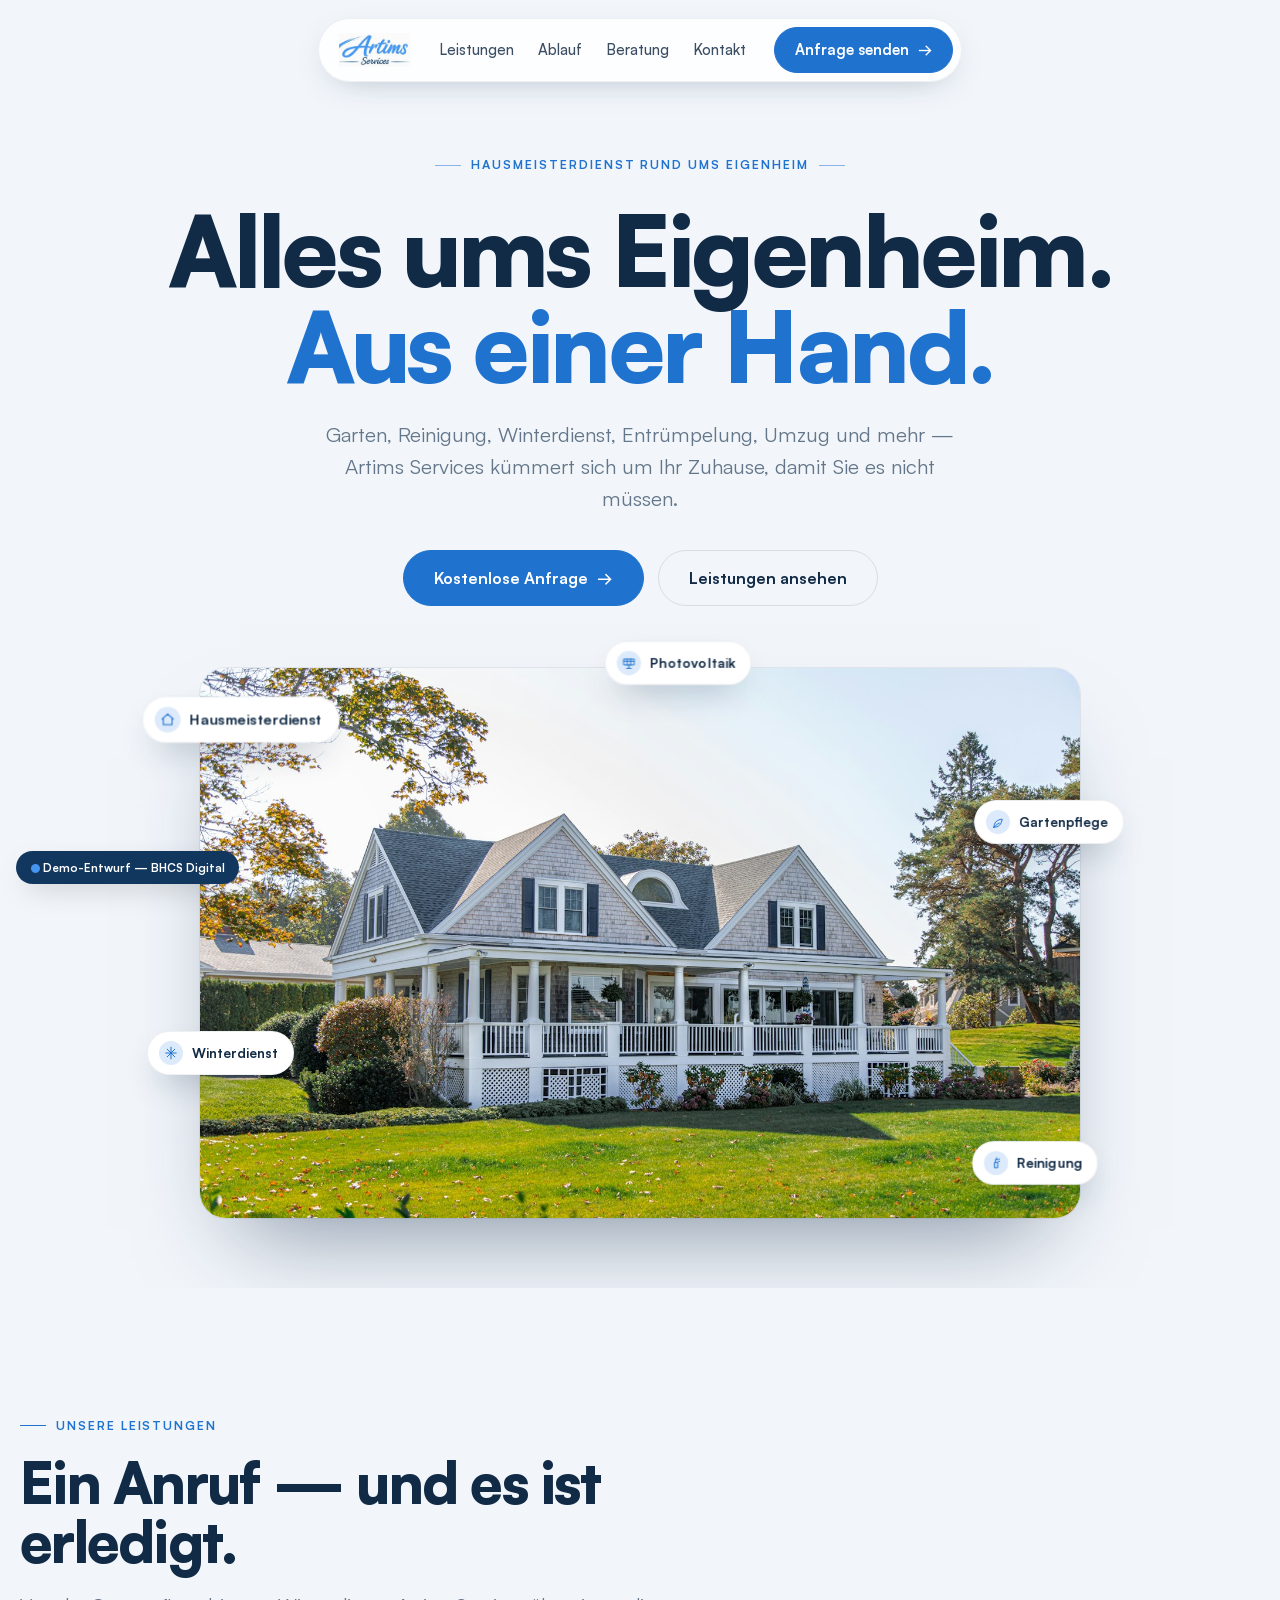
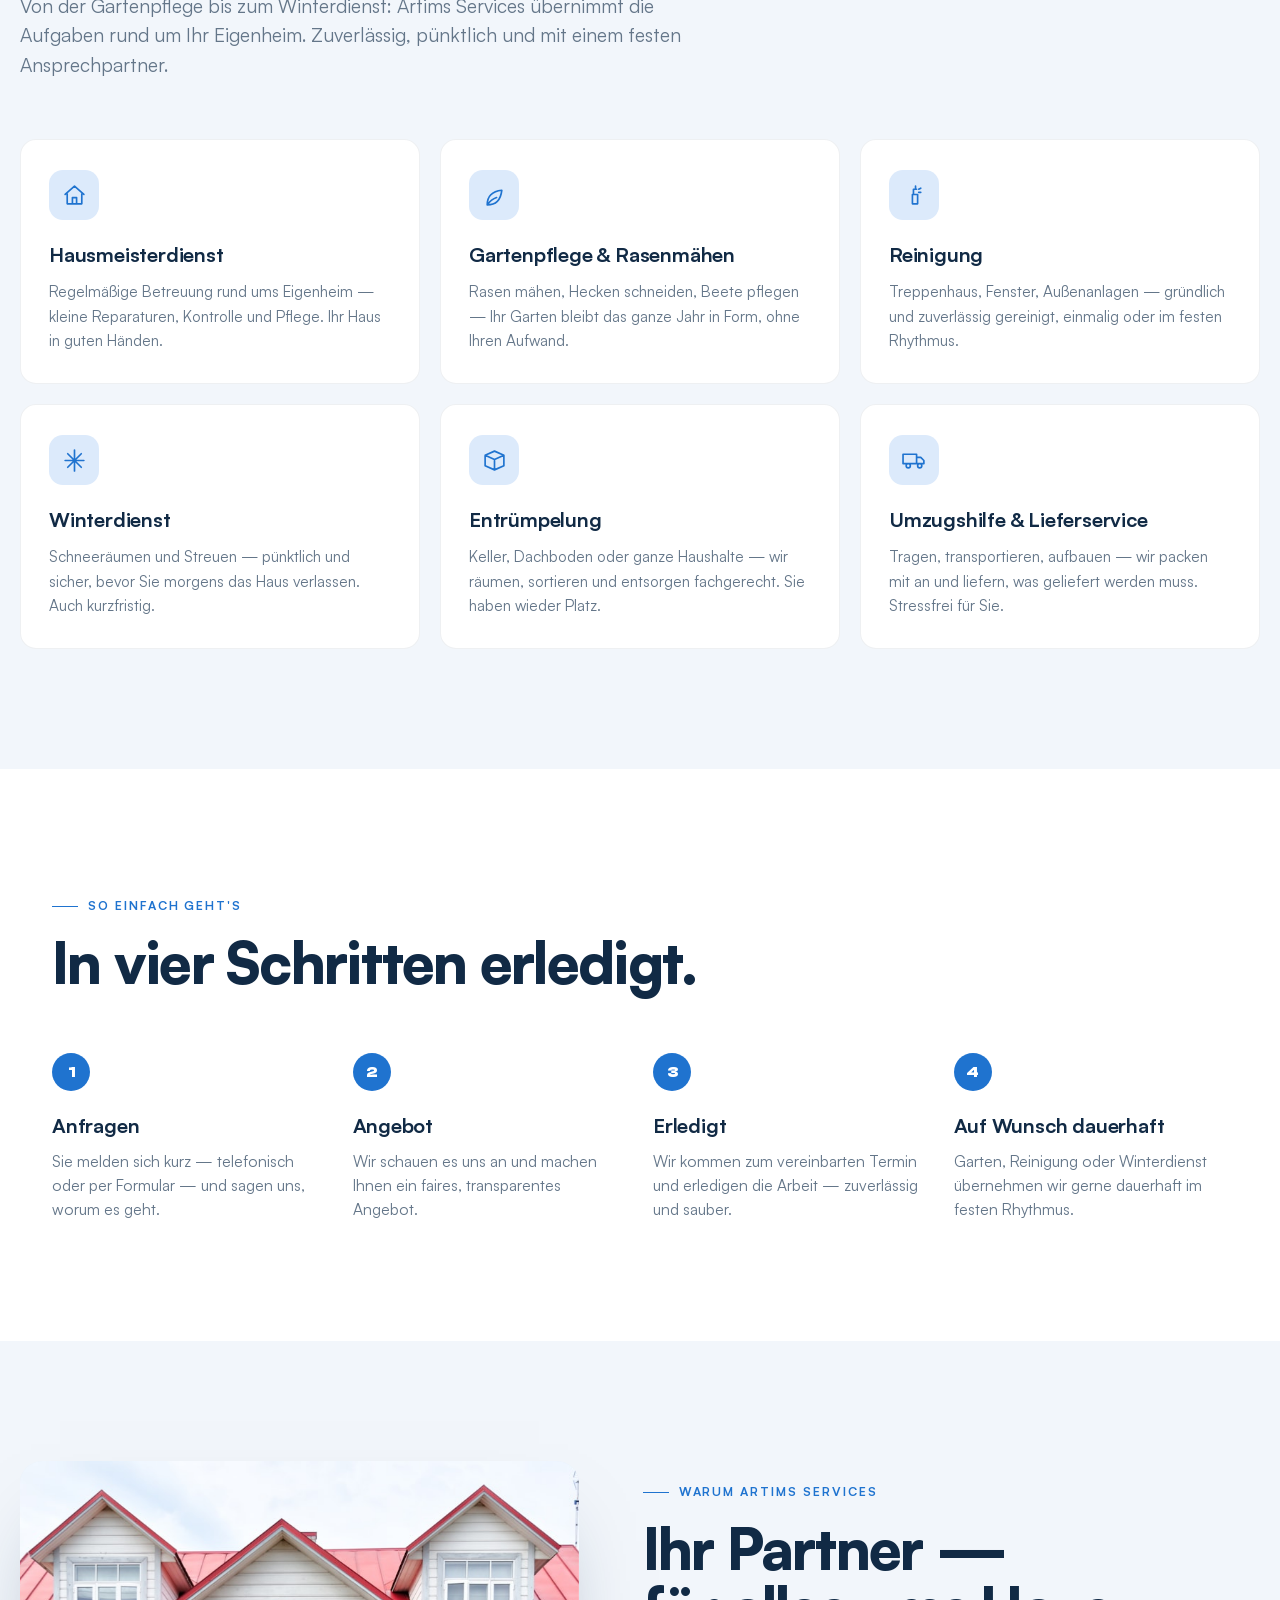
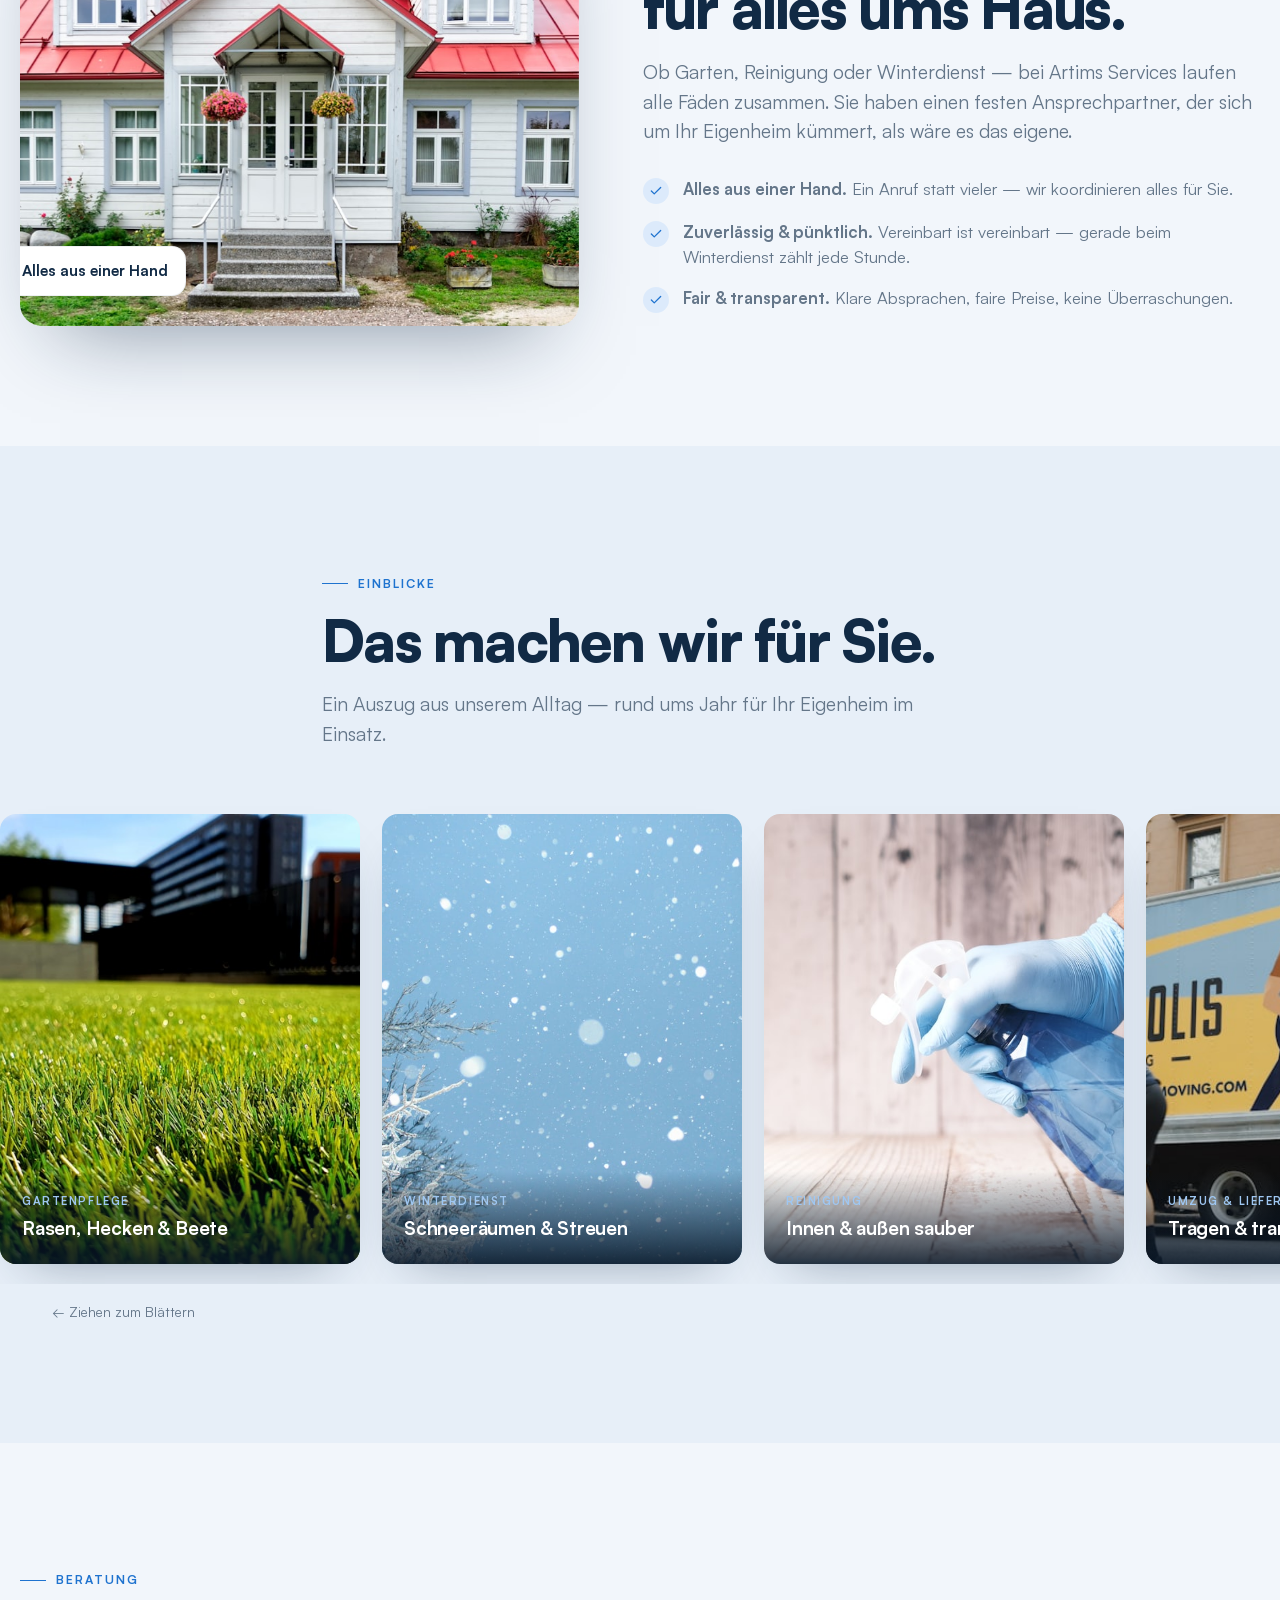
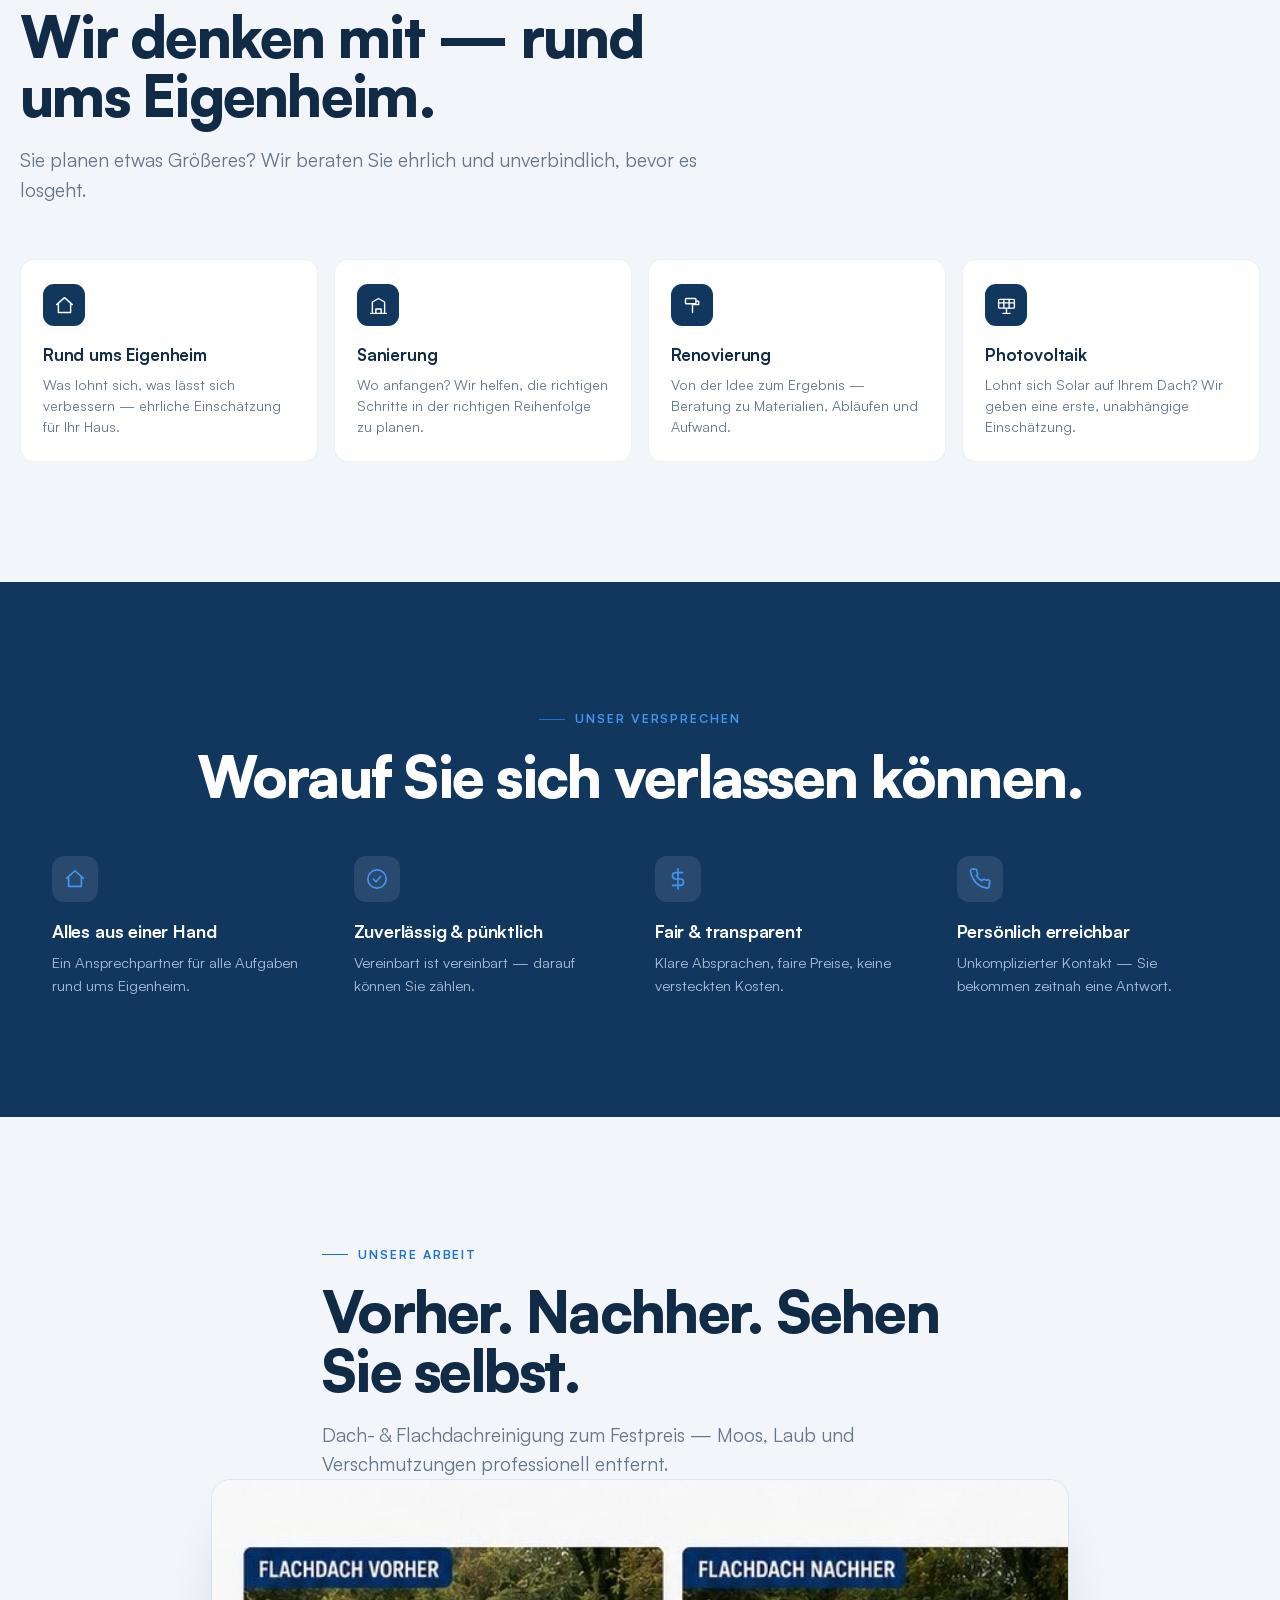
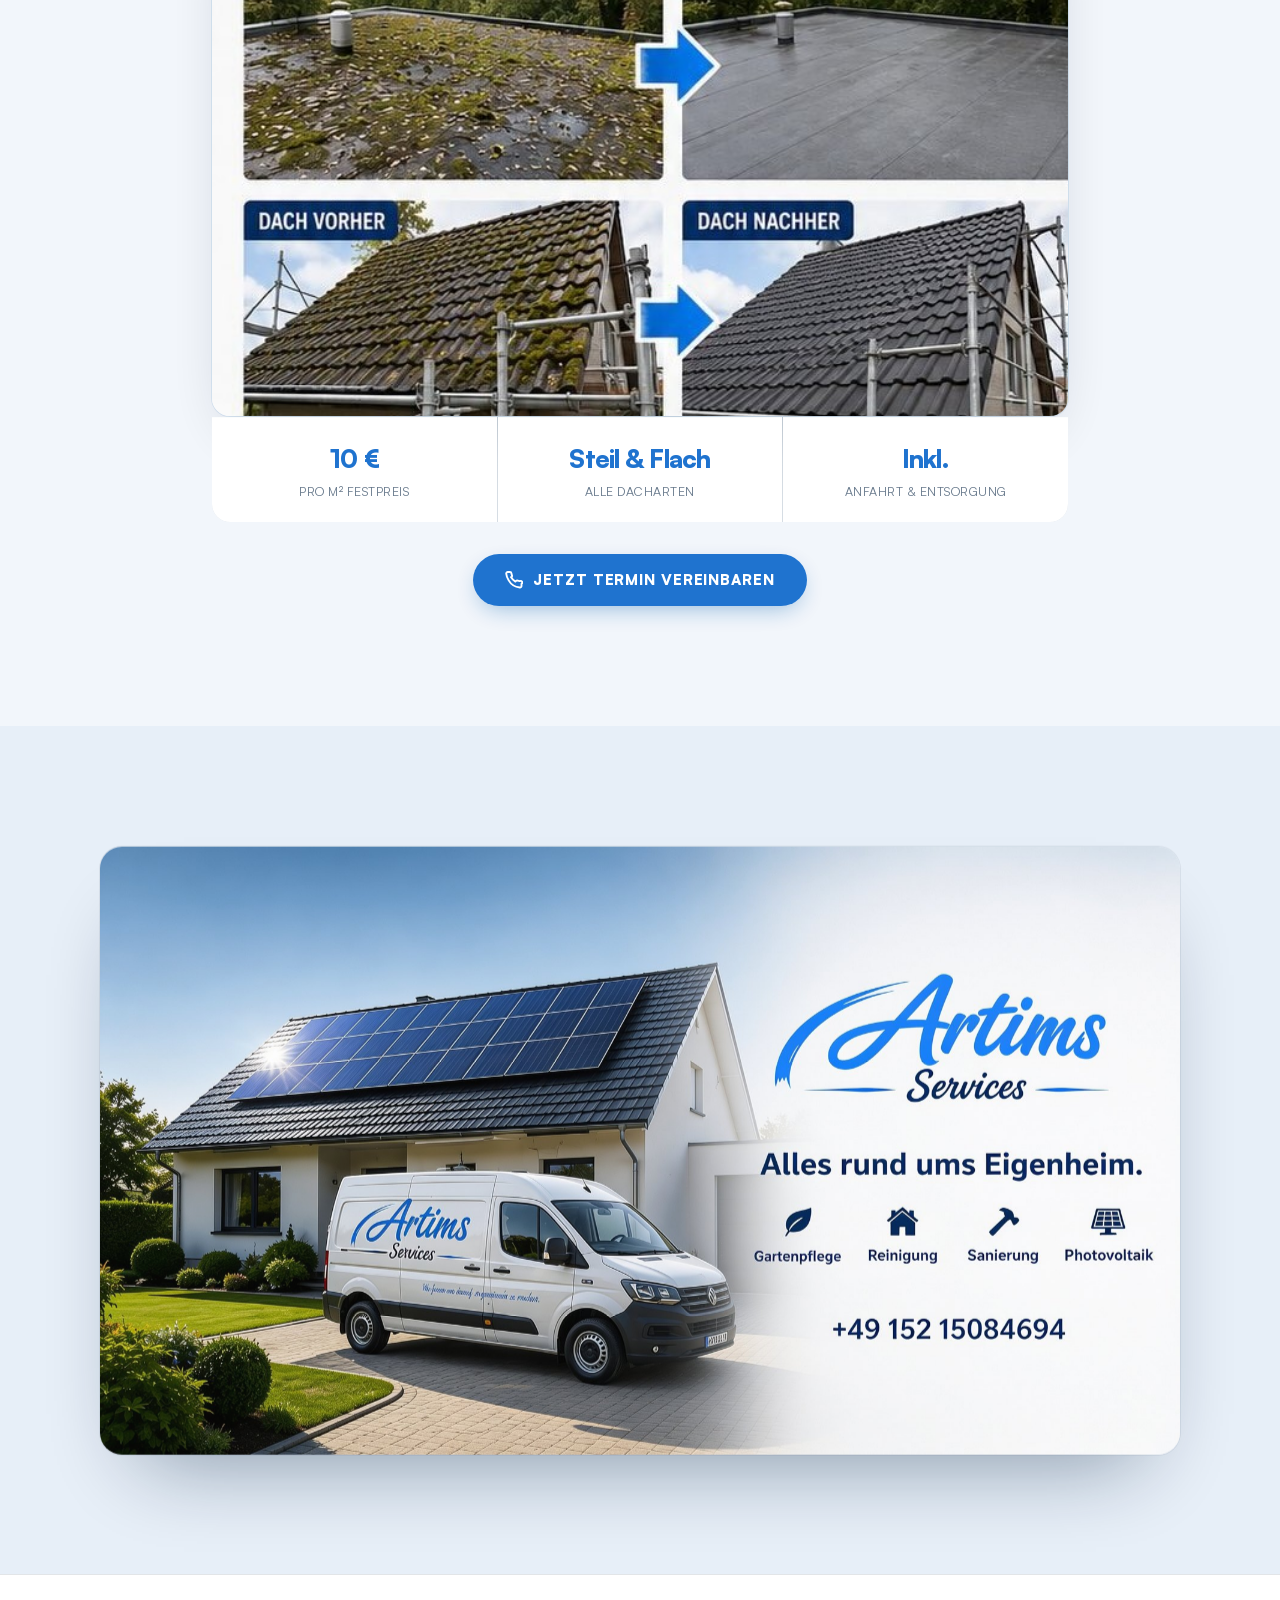
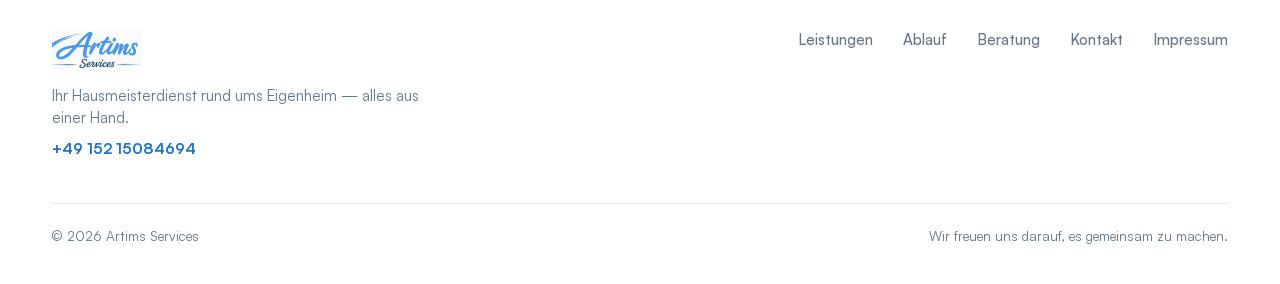
<file: index.html>
<!DOCTYPE html>
<html lang="de">
<head>
<meta charset="UTF-8">
<meta name="viewport" content="width=device-width, initial-scale=1.0">
<title>Artims Services — Hausmeisterdienst rund ums Eigenheim</title>
<meta name="description" content="Artims Services — Ihr Hausmeisterdienst rund ums Eigenheim: Gartenpflege, Reinigung, Winterdienst, Entrümpelung, Umzugshilfe und Beratung. Alles aus einer Hand.">
<meta name="theme-color" content="#F2F6FB">
<link rel="stylesheet" href="fonts/fonts.css">
<script src="js/gsap.min.js"></script>
<script src="js/ScrollTrigger.min.js"></script>
<style>
:root{
  --paper:#F2F6FB; --paper2:#FFFFFF; --cool:#E7EFF8;
  --ink:#112A45; --muted:#647689;
  --line:rgba(17,42,69,.12); --line2:rgba(17,42,69,.07);
  --accent:#1F73CF; --accent-bright:#4696EF; --accent-deep:#11375F; --accent-soft:#DCEAFB;
  --font:'Satoshi',-apple-system,sans-serif; --disp:'Clash Display','Satoshi',sans-serif;
  --r:16px;
}
*,*::before,*::after{box-sizing:border-box;margin:0;padding:0}
html{scroll-behavior:smooth;overflow-x:hidden;-webkit-text-size-adjust:100%}
body{font-family:var(--font);background:var(--paper);color:var(--ink);line-height:1.5;-webkit-font-smoothing:antialiased;overflow-x:hidden}
a{color:inherit;text-decoration:none}
img{display:block;max-width:100%}
::selection{background:var(--accent);color:#fff}
.wrap{max-width:1240px;margin:0 auto;padding:0 32px}
@media(max-width:720px){.wrap{padding:0 20px}}

/* Nav */
nav{position:fixed;top:18px;left:0;right:0;z-index:100;display:flex;justify-content:center}
.nav-pill{display:flex;align-items:center;gap:28px;background:rgba(255,255,255,.86);backdrop-filter:blur(16px);-webkit-backdrop-filter:blur(16px);border:1px solid var(--line2);border-radius:999px;padding:8px 8px 8px 20px;box-shadow:0 10px 34px -16px rgba(17,42,69,.35)}
.nav-logo-img{height:34px;width:auto;mix-blend-mode:multiply}
.nav-links{display:flex;gap:24px}
.nav-links a{font-size:.92rem;font-weight:500;color:#3a4d63;transition:color .2s}
.nav-links a:hover{color:var(--accent)}
@media(max-width:860px){.nav-links{display:none}}
.btn{display:inline-flex;align-items:center;gap:9px;font-weight:700;font-size:.92rem;background:var(--accent);color:#fff;padding:11px 20px;border-radius:999px;border:1px solid var(--accent);cursor:pointer;transition:transform .4s cubic-bezier(.22,1,.36,1),background .25s}
.btn:hover{transform:translateY(-2px);background:#185fae}
.btn .ar{transition:transform .35s cubic-bezier(.22,1,.36,1)}
.btn:hover .ar{transform:translateX(4px)}
.btn-ghost{background:transparent;color:var(--ink);border:1px solid var(--line)}
.btn-ghost:hover{background:var(--ink);color:#fff;border-color:var(--ink)}
.btn-lg{font-size:1rem;padding:15px 30px}

/* Hero */
.hero{position:relative;padding:148px 0 70px;text-align:center;overflow:hidden}
@media(max-width:720px){.hero{padding:116px 0 48px}}
.eyebrow{display:inline-flex;align-items:center;gap:10px;font-size:.76rem;font-weight:700;letter-spacing:.16em;text-transform:uppercase;color:var(--accent);margin-bottom:26px}
.eyebrow::before,.eyebrow::after{content:'';width:26px;height:1px;background:var(--accent);opacity:.5}
.hero h1{font-weight:900;font-size:clamp(2.8rem,8vw,6.2rem);line-height:.97;letter-spacing:-.035em;max-width:15ch;margin:0 auto}
.hero h1 .ac{color:var(--accent)}
.hero .sub{font-size:clamp(1.05rem,1.7vw,1.28rem);color:var(--muted);max-width:50ch;margin:26px auto 36px;line-height:1.55}
.hero-actions{display:flex;gap:14px;justify-content:center;flex-wrap:wrap}

.stage{position:relative;max-width:880px;margin:62px auto 0;aspect-ratio:16/10;perspective:1400px}
.stage-3d{position:absolute;inset:0;transform-style:preserve-3d;will-change:transform}
.stage-shot{position:absolute;inset:0;border-radius:26px;overflow:hidden;box-shadow:0 50px 90px -40px rgba(17,42,69,.5),0 0 0 1px var(--line2);will-change:transform;transform:translateZ(0);animation:floatZ 7s ease-in-out infinite}
@keyframes floatZ{0%,100%{transform:translateZ(0)}50%{transform:translateZ(34px)}}
.stage-shot img{width:100%;height:100%;object-fit:cover}
.pill-float{position:absolute;display:inline-flex;align-items:center;gap:9px;background:var(--paper2);border:1px solid var(--line2);border-radius:999px;padding:9px 15px 9px 11px;font-size:.84rem;font-weight:600;box-shadow:0 16px 34px -14px rgba(17,42,69,.42);white-space:nowrap;z-index:3}
.pill-float .ic{width:24px;height:24px;border-radius:50%;background:var(--accent-soft);display:flex;align-items:center;justify-content:center;flex-shrink:0}
.pill-float .ic svg{width:14px;height:14px;stroke:var(--accent);fill:none;stroke-width:1.7;stroke-linecap:round;stroke-linejoin:round}
.pf-1{top:8%;left:-3%;animation:fl 6s ease-in-out infinite}
.pf-2{top:24%;right:-5%;animation:fl 7s ease-in-out infinite .5s}
.pf-3{bottom:26%;left:-6%;animation:fl 6.5s ease-in-out infinite .9s}
.pf-4{bottom:6%;right:-2%;animation:fl 7.5s ease-in-out infinite .3s}
.pf-5{top:-5%;left:46%;animation:fl 6.8s ease-in-out infinite 1.1s}
@keyframes fl{0%,100%{transform:translateZ(var(--z,0)) translateY(0)}50%{transform:translateZ(var(--z,0)) translateY(-12px)}}
@media(max-width:760px){
  .stage{aspect-ratio:4/5;max-width:420px}
  .pill-float{font-size:.74rem;padding:7px 12px 7px 8px}
  .pf-1{left:-2%}.pf-2{right:-2%}.pf-3{left:-2%;bottom:30%}.pf-4{right:-2%}.pf-5{display:none}
}

/* Marquee */
.marquee-sec{margin-top:70px;padding:22px 0;border-block:1px solid var(--line);overflow:hidden;background:var(--cool)}
.marquee{display:flex;gap:44px;white-space:nowrap;width:max-content}
.mq-i{font-family:var(--disp);font-weight:600;font-size:1.4rem;color:#8fa6bf;display:inline-flex;align-items:center;gap:44px;letter-spacing:-.01em}
.mq-i::after{content:'';width:7px;height:7px;border-radius:50%;background:var(--accent)}

/* Section base */
.sec{padding:120px 0}
@media(max-width:720px){.sec{padding:84px 0}}
.sec-head{max-width:700px}
.sec-ey{font-size:.76rem;font-weight:700;letter-spacing:.16em;text-transform:uppercase;color:var(--accent);display:inline-flex;align-items:center;gap:10px;margin-bottom:18px}
.sec-ey::before{content:'';width:26px;height:1px;background:var(--accent)}
.h2{font-weight:900;font-size:clamp(2rem,5vw,3.6rem);line-height:1.03;letter-spacing:-.03em}
.lead{font-size:clamp(1.02rem,1.5vw,1.22rem);color:var(--muted);max-width:54ch;line-height:1.55;margin-top:20px}

/* Leistungen */
.serv{display:grid;grid-template-columns:repeat(3,1fr);gap:20px;margin-top:58px}
@media(max-width:900px){.serv{grid-template-columns:1fr 1fr}}
@media(max-width:560px){.serv{grid-template-columns:1fr}}
.scard{background:var(--paper2);border:1px solid var(--line2);border-radius:var(--r);padding:30px 28px;transition:transform .5s cubic-bezier(.22,1,.36,1),box-shadow .4s;will-change:transform}
.scard:hover{transform:translateY(-6px);box-shadow:0 30px 60px -28px rgba(17,42,69,.32)}
.scard .si{width:50px;height:50px;border-radius:14px;background:var(--accent-soft);display:flex;align-items:center;justify-content:center;margin-bottom:20px}
.scard .si svg{width:25px;height:25px;stroke:var(--accent);fill:none;stroke-width:1.6;stroke-linecap:round;stroke-linejoin:round}
.scard h3{font-weight:700;font-size:1.26rem;letter-spacing:-.01em;margin-bottom:9px}
.scard p{color:var(--muted);font-size:.96rem;line-height:1.6}

/* Ablauf */
#ablauf{background:var(--paper2)}
.proc{display:grid;grid-template-columns:repeat(4,1fr);gap:26px;margin-top:60px}
@media(max-width:880px){.proc{grid-template-columns:1fr 1fr;gap:40px 26px}}
@media(max-width:480px){.proc{grid-template-columns:1fr}}
.step .n{font-family:var(--disp);font-weight:700;font-size:1rem;color:#fff;background:var(--accent);width:38px;height:38px;border-radius:50%;display:flex;align-items:center;justify-content:center;margin-bottom:20px}
.step h3{font-weight:700;font-size:1.26rem;letter-spacing:-.01em;margin-bottom:8px}
.step p{color:var(--muted);font-size:.97rem;line-height:1.55}

/* Feature (van) */
.feat{display:grid;grid-template-columns:.95fr 1.05fr;gap:64px;align-items:center}
@media(max-width:860px){.feat{grid-template-columns:1fr;gap:36px}}
.feat-media{position:relative;border-radius:22px;overflow:hidden;aspect-ratio:6/5;box-shadow:0 40px 80px -40px rgba(17,42,69,.5);background:#eaf1f8}
.feat-media img{width:100%;height:100%;object-fit:cover;will-change:transform}
.feat-mini{position:absolute;background:var(--paper2);border:1px solid var(--line2);border-radius:14px;padding:13px 17px;box-shadow:0 18px 40px -18px rgba(17,42,69,.45);left:-16px;bottom:30px;text-align:left}
.feat-mini .k{font-family:var(--disp);font-weight:700;font-size:1.6rem;color:var(--accent);line-height:1}
.feat-mini .l{font-size:.78rem;color:var(--muted);margin-top:3px}
.feat-list{list-style:none;margin-top:30px;display:flex;flex-direction:column;gap:16px}
.feat-list li{display:flex;gap:14px;align-items:flex-start;font-size:1.04rem}
.feat-list .ck{flex-shrink:0;width:26px;height:26px;border-radius:50%;background:var(--accent-soft);display:flex;align-items:center;justify-content:center;margin-top:1px}
.feat-list .ck svg{width:14px;height:14px;stroke:var(--accent);fill:none;stroke-width:2.2;stroke-linecap:round;stroke-linejoin:round}
.feat-list b{font-weight:700}.feat-list span{color:var(--muted);font-weight:400}

/* Projekte reel */
#einblicke{background:var(--cool)}
.reel-outer{margin-top:56px;margin-inline:calc(50% - 50vw);overflow:hidden}
.reel{display:flex;gap:22px;padding:8px 32px 20px;overflow-x:auto;scroll-snap-type:x mandatory;scrollbar-width:none;cursor:grab}
.reel::-webkit-scrollbar{display:none}
.reel:active{cursor:grabbing}
.pcard{position:relative;flex:0 0 360px;scroll-snap-align:start;border-radius:var(--r);overflow:hidden;aspect-ratio:4/5;box-shadow:0 24px 50px -28px rgba(17,42,69,.4)}
@media(max-width:560px){.pcard{flex:0 0 78vw}}
.pcard img{width:100%;height:100%;object-fit:cover;transition:transform .8s cubic-bezier(.22,1,.36,1)}
.pcard:hover img{transform:scale(1.05)}
.pcard .meta{position:absolute;left:0;right:0;bottom:0;padding:22px;background:linear-gradient(to top,rgba(8,22,38,.88),transparent);color:#fff}
.pcard .meta .t{font-size:.7rem;font-weight:700;letter-spacing:.14em;text-transform:uppercase;color:#9fc7f2;margin-bottom:4px}
.pcard .meta h3{font-weight:700;font-size:1.18rem;letter-spacing:-.01em}
.reel-hint{margin-top:18px;font-size:.86rem;color:var(--muted)}

/* Beratung */
.berat{display:grid;grid-template-columns:repeat(4,1fr);gap:16px;margin-top:54px}
@media(max-width:820px){.berat{grid-template-columns:1fr 1fr}}
@media(max-width:460px){.berat{grid-template-columns:1fr}}
.bcard{background:var(--paper2);border:1px solid var(--line2);border-radius:14px;padding:24px 22px;transition:border-color .3s,transform .4s}
.bcard:hover{border-color:var(--accent);transform:translateY(-4px)}
.bcard .bi{width:42px;height:42px;border-radius:11px;background:var(--accent-deep);display:flex;align-items:center;justify-content:center;margin-bottom:16px}
.bcard .bi svg{width:21px;height:21px;stroke:#fff;fill:none;stroke-width:1.6;stroke-linecap:round;stroke-linejoin:round}
.bcard h3{font-weight:700;font-size:1.06rem;letter-spacing:-.01em}
.bcard p{color:var(--muted);font-size:.88rem;margin-top:6px;line-height:1.5}

/* Zahlen */
#zahlen{background:var(--accent-deep);color:#eaf1f8}
.stats{display:grid;grid-template-columns:repeat(4,1fr);gap:24px;text-align:center}
@media(max-width:680px){.stats{grid-template-columns:1fr 1fr;gap:44px 24px}}
.stat .k{font-family:var(--disp);font-weight:700;font-size:clamp(2.5rem,5vw,3.9rem);color:#fff;line-height:1;letter-spacing:-.02em}
.stat .k .u{color:var(--accent-bright)}
.stat .l{margin-top:10px;font-size:.95rem;color:#a9c0d8}
.promise{display:grid;grid-template-columns:repeat(4,1fr);gap:30px;margin-top:50px;text-align:left}
@media(max-width:780px){.promise{grid-template-columns:1fr 1fr;gap:36px 26px}}
@media(max-width:460px){.promise{grid-template-columns:1fr}}
.pr .pi{width:46px;height:46px;border-radius:12px;background:rgba(255,255,255,.1);display:flex;align-items:center;justify-content:center;margin-bottom:16px}
.pr .pi svg{width:22px;height:22px;stroke:var(--accent-bright);fill:none;stroke-width:1.8;stroke-linecap:round;stroke-linejoin:round}
.pr h3{color:#fff;font-weight:700;font-size:1.12rem;letter-spacing:-.01em;margin-bottom:7px}
.pr p{color:#a9c0d8;font-size:.92rem;line-height:1.55}

/* CTA Banner */
.cta-banner{background:var(--cool);text-align:center}
.banner-call{display:none}
@media(max-width:640px){.banner-call{display:inline-flex;align-items:center;gap:9px;margin-top:24px;font-size:1.55rem;font-weight:800;color:var(--accent);letter-spacing:-.01em}.banner-call svg{width:22px;height:22px}}
.banner-frame{display:block;max-width:1080px;margin:0 auto;border-radius:22px;overflow:hidden;box-shadow:0 44px 84px -42px rgba(17,42,69,.5),0 0 0 1px var(--line2);transition:transform .5s cubic-bezier(.22,1,.36,1)}
.banner-frame:hover{transform:translateY(-6px)}
.banner-frame img{width:100%;height:auto;display:block}
.banner-actions{display:flex;gap:14px;justify-content:center;flex-wrap:wrap;margin-top:34px}

/* Footer */
footer{background:var(--paper2);border-top:1px solid var(--line);padding:54px 0 38px}
.f-top{display:flex;justify-content:space-between;gap:32px;flex-wrap:wrap;align-items:flex-start}
.f-logo{height:42px;mix-blend-mode:multiply}
.f-tag{color:var(--muted);font-size:.95rem;max-width:34ch;margin-top:14px}
.f-links{display:flex;gap:30px;flex-wrap:wrap}
.f-links a{color:var(--muted);font-size:.92rem;font-weight:500;transition:color .2s}
.f-links a:hover{color:var(--accent)}
.f-bot{margin-top:42px;padding-top:22px;border-top:1px solid var(--line);display:flex;justify-content:space-between;gap:14px;flex-wrap:wrap;font-size:.84rem;color:var(--muted)}

.rv{opacity:0;transform:translateY(34px)}
.dflag{position:fixed;bottom:16px;left:16px;z-index:300;background:var(--accent-deep);color:#fff;font-size:.72rem;font-weight:700;padding:8px 14px;border-radius:999px;box-shadow:0 10px 30px -12px rgba(0,0,0,.4)}
.dflag b{color:var(--accent-bright)}
.prog{position:fixed;top:0;left:0;height:3px;width:0;background:var(--accent);z-index:200}
@media(prefers-reduced-motion:reduce){.pill-float,.stage-shot,.marquee{animation:none!important}}
</style>
</head>
<body>

<nav id="nav"><div class="nav-pill">
  <img src="img/logo.png" alt="Artims Services" class="nav-logo-img">
  <div class="nav-links">
    <a href="#leistungen">Leistungen</a>
    <a href="#ablauf">Ablauf</a>
    <a href="#beratung">Beratung</a>
    <a href="#kontakt">Kontakt</a>
  </div>
  <a href="#kontakt" class="btn">Anfrage senden <span class="ar">→</span></a>
</div></nav>

<!-- HERO -->
<header class="hero">
  <div class="wrap">
    <span class="eyebrow rv">Hausmeisterdienst rund ums Eigenheim</span>
    <h1 class="rv">Alles ums Eigenheim.<br><span class="ac">Aus einer Hand.</span></h1>
    <p class="sub rv">Garten, Reinigung, Winterdienst, Entrümpelung, Umzug und mehr — Artims Services kümmert sich um Ihr Zuhause, damit Sie es nicht müssen.</p>
    <div class="hero-actions rv">
      <a href="#kontakt" class="btn btn-lg">Kostenlose Anfrage <span class="ar">→</span></a>
      <a href="#leistungen" class="btn btn-ghost btn-lg">Leistungen ansehen</a>
    </div>

    <div class="stage" id="stage">
      <div class="stage-3d" id="stage3d">
        <div class="stage-shot" id="stageShot"><img src="img/hero.jpg" alt="Gepflegtes Eigenheim mit Garten" fetchpriority="high"></div>
        <span class="pill-float pf-1" style="--z:90px"><span class="ic"><svg viewBox="0 0 24 24"><path d="M3 11l9-8 9 8M5 10v10h14V10"/></svg></span>Hausmeisterdienst</span>
        <span class="pill-float pf-2" style="--z:55px"><span class="ic"><svg viewBox="0 0 24 24"><path d="M5 21c0-8 5-13 14-14-1 9-6 14-14 14zM5 21c3-4 6-6 9-7"/></svg></span>Gartenpflege</span>
        <span class="pill-float pf-3" style="--z:120px"><span class="ic"><svg viewBox="0 0 24 24"><path d="M12 2v20M3 12h18M5.5 5.5l13 13M18.5 5.5l-13 13"/></svg></span>Winterdienst</span>
        <span class="pill-float pf-4" style="--z:70px"><span class="ic"><svg viewBox="0 0 24 24"><path d="M10 11h5v9h-5zM11 11V6h3M13 6V3M16 6l2-1M16 9h2"/></svg></span>Reinigung</span>
        <span class="pill-float pf-5" style="--z:135px"><span class="ic"><svg viewBox="0 0 24 24"><rect x="3" y="5" width="18" height="10" rx="1"/><path d="M3 9h18M9 5v10M15 5v10M12 15v6M8 21h8"/></svg></span>Photovoltaik</span>
      </div>
    </div>
  </div>
</header>

<!-- LEISTUNGEN -->
<section class="sec wrap" id="leistungen">
  <div class="sec-head">
    <span class="sec-ey rv">Unsere Leistungen</span>
    <h2 class="h2 rv">Ein Anruf — und es ist erledigt.</h2>
    <p class="lead rv">Von der Gartenpflege bis zum Winterdienst: Artims Services übernimmt die Aufgaben rund um Ihr Eigenheim. Zuverlässig, pünktlich und mit einem festen Ansprechpartner.</p>
  </div>
  <div class="serv">
    <div class="scard rv"><div class="si"><svg viewBox="0 0 24 24"><path d="M3 11l9-8 9 8M5 10v10h14V10M10 20v-6h4v6"/></svg></div><h3>Hausmeisterdienst</h3><p>Regelmäßige Betreuung rund ums Eigenheim — kleine Reparaturen, Kontrolle und Pflege. Ihr Haus in guten Händen.</p></div>
    <div class="scard rv"><div class="si"><svg viewBox="0 0 24 24"><path d="M5 21c0-8 5-13 14-14-1 9-6 14-14 14zM5 21c3-4 6-6 9-7"/></svg></div><h3>Gartenpflege & Rasenmähen</h3><p>Rasen mähen, Hecken schneiden, Beete pflegen — Ihr Garten bleibt das ganze Jahr in Form, ohne Ihren Aufwand.</p></div>
    <div class="scard rv"><div class="si"><svg viewBox="0 0 24 24"><path d="M10 11h5v9h-5zM11 11V6h3M13 6V3M16 6l2-1M16 9h2"/></svg></div><h3>Reinigung</h3><p>Treppenhaus, Fenster, Außenanlagen — gründlich und zuverlässig gereinigt, einmalig oder im festen Rhythmus.</p></div>
    <div class="scard rv"><div class="si"><svg viewBox="0 0 24 24"><path d="M12 2v20M3 12h18M5.5 5.5l13 13M18.5 5.5l-13 13"/></svg></div><h3>Winterdienst</h3><p>Schneeräumen und Streuen — pünktlich und sicher, bevor Sie morgens das Haus verlassen. Auch kurzfristig.</p></div>
    <div class="scard rv"><div class="si"><svg viewBox="0 0 24 24"><path d="M3 7l9-4 9 4v10l-9 4-9-4zM3 7l9 4 9-4M12 11v10"/></svg></div><h3>Entrümpelung</h3><p>Keller, Dachboden oder ganze Haushalte — wir räumen, sortieren und entsorgen fachgerecht. Sie haben wieder Platz.</p></div>
    <div class="scard rv"><div class="si"><svg viewBox="0 0 24 24"><path d="M1 6h13v9H1zM14 9h4l3 3v3h-7M6 19a2 2 0 100-4 2 2 0 000 4zM17 19a2 2 0 100-4 2 2 0 000 4z"/></svg></div><h3>Umzugshilfe & Lieferservice</h3><p>Tragen, transportieren, aufbauen — wir packen mit an und liefern, was geliefert werden muss. Stressfrei für Sie.</p></div>
  </div>
</section>

<!-- ABLAUF -->
<section class="sec" id="ablauf">
  <div class="wrap">
    <div class="sec-head">
      <span class="sec-ey rv">So einfach geht's</span>
      <h2 class="h2 rv">In vier Schritten erledigt.</h2>
    </div>
    <div class="proc">
      <div class="step rv"><div class="n">1</div><h3>Anfragen</h3><p>Sie melden sich kurz — telefonisch oder per Formular — und sagen uns, worum es geht.</p></div>
      <div class="step rv"><div class="n">2</div><h3>Angebot</h3><p>Wir schauen es uns an und machen Ihnen ein faires, transparentes Angebot.</p></div>
      <div class="step rv"><div class="n">3</div><h3>Erledigt</h3><p>Wir kommen zum vereinbarten Termin und erledigen die Arbeit — zuverlässig und sauber.</p></div>
      <div class="step rv"><div class="n">4</div><h3>Auf Wunsch dauerhaft</h3><p>Garten, Reinigung oder Winterdienst übernehmen wir gerne dauerhaft im festen Rhythmus.</p></div>
    </div>
  </div>
</section>

<!-- FEATURE -->
<section class="sec wrap">
  <div class="feat">
    <div class="feat-media rv">
      <img src="img/feature.jpg" alt="Gepflegtes Eigenheim" id="featShot">
      <div class="feat-mini rv"><div class="l" style="font-weight:700;color:var(--ink);font-size:.95rem;margin:0">Alles aus einer Hand</div></div>
    </div>
    <div>
      <span class="sec-ey rv">Warum Artims Services</span>
      <h2 class="h2 rv">Ihr Partner —<br>für alles ums Haus.</h2>
      <p class="lead rv">Ob Garten, Reinigung oder Winterdienst — bei Artims Services laufen alle Fäden zusammen. Sie haben einen festen Ansprechpartner, der sich um Ihr Eigenheim kümmert, als wäre es das eigene.</p>
      <ul class="feat-list">
        <li class="rv"><span class="ck"><svg viewBox="0 0 24 24"><path d="M4 12l5 5L20 6"/></svg></span><span><b>Alles aus einer Hand.</b> Ein Anruf statt vieler — wir koordinieren alles für Sie.</span></li>
        <li class="rv"><span class="ck"><svg viewBox="0 0 24 24"><path d="M4 12l5 5L20 6"/></svg></span><span><b>Zuverlässig & pünktlich.</b> Vereinbart ist vereinbart — gerade beim Winterdienst zählt jede Stunde.</span></li>
        <li class="rv"><span class="ck"><svg viewBox="0 0 24 24"><path d="M4 12l5 5L20 6"/></svg></span><span><b>Fair & transparent.</b> Klare Absprachen, faire Preise, keine Überraschungen.</span></li>
      </ul>
    </div>
  </div>
</section>

<!-- EINBLICKE -->
<section class="sec" id="einblicke">
  <div class="wrap sec-head">
    <span class="sec-ey rv">Einblicke</span>
    <h2 class="h2 rv">Das machen wir für Sie.</h2>
    <p class="lead rv">Ein Auszug aus unserem Alltag — rund ums Jahr für Ihr Eigenheim im Einsatz.</p>
  </div>
  <div class="reel-outer rv">
    <div class="reel" id="reel">
      <div class="pcard"><img src="img/garten.jpg" alt="Gartenpflege"><div class="meta"><div class="t">Gartenpflege</div><h3>Rasen, Hecken & Beete</h3></div></div>
      <div class="pcard"><img src="img/winter.jpg" alt="Winterdienst"><div class="meta"><div class="t">Winterdienst</div><h3>Schneeräumen & Streuen</h3></div></div>
      <div class="pcard"><img src="img/reinigung.jpg" alt="Reinigung"><div class="meta"><div class="t">Reinigung</div><h3>Innen & außen sauber</h3></div></div>
      <div class="pcard"><img src="img/umzug.jpg" alt="Umzugshilfe"><div class="meta"><div class="t">Umzug & Lieferung</div><h3>Tragen & transportieren</h3></div></div>
      <div class="pcard"><img src="img/photovoltaik-haus.jpg" alt="Eigenheim mit Photovoltaik auf dem Dach"><div class="meta"><div class="t">Photovoltaik</div><h3>Solar aufs Dach</h3></div></div>
    </div>
  </div>
  <div class="wrap"><div class="reel-hint rv">← Ziehen zum Blättern</div></div>
</section>

<!-- BERATUNG -->
<section class="sec wrap" id="beratung">
  <div class="sec-head">
    <span class="sec-ey rv">Beratung</span>
    <h2 class="h2 rv">Wir denken mit — rund ums Eigenheim.</h2>
    <p class="lead rv">Sie planen etwas Größeres? Wir beraten Sie ehrlich und unverbindlich, bevor es losgeht.</p>
  </div>
  <div class="berat">
    <div class="bcard rv"><div class="bi"><svg viewBox="0 0 24 24"><path d="M3 11l9-8 9 8M5 10v10h14V10"/></svg></div><h3>Rund ums Eigenheim</h3><p>Was lohnt sich, was lässt sich verbessern — ehrliche Einschätzung für Ihr Haus.</p></div>
    <div class="bcard rv"><div class="bi"><svg viewBox="0 0 24 24"><path d="M3 21h18M5 21V8l7-4 7 4v13M9 21v-5h6v5"/></svg></div><h3>Sanierung</h3><p>Wo anfangen? Wir helfen, die richtigen Schritte in der richtigen Reihenfolge zu planen.</p></div>
    <div class="bcard rv"><div class="bi"><svg viewBox="0 0 24 24"><rect x="4" y="4" width="12" height="6" rx="1"/><path d="M16 7h3v4h-7v3M12 14v6"/></svg></div><h3>Renovierung</h3><p>Von der Idee zum Ergebnis — Beratung zu Materialien, Abläufen und Aufwand.</p></div>
    <div class="bcard rv"><div class="bi"><svg viewBox="0 0 24 24"><rect x="3" y="5" width="18" height="10" rx="1"/><path d="M3 9h18M9 5v10M15 5v10M12 15v6M8 21h8"/></svg></div><h3>Photovoltaik</h3><p>Lohnt sich Solar auf Ihrem Dach? Wir geben eine erste, unabhängige Einschätzung.</p></div>
  </div>
</section>

<!-- ZAHLEN -->
<section class="sec" id="zahlen">
  <div class="wrap" style="text-align:center">
    <span class="sec-ey rv" style="color:var(--accent-bright)">Unser Versprechen</span>
    <h2 class="h2 rv" style="color:#fff">Worauf Sie sich verlassen können.</h2>
    <div class="promise">
      <div class="pr rv"><div class="pi"><svg viewBox="0 0 24 24"><path d="M3 11l9-8 9 8M5 10v10h14V10"/></svg></div><h3>Alles aus einer Hand</h3><p>Ein Ansprechpartner für alle Aufgaben rund ums Eigenheim.</p></div>
      <div class="pr rv"><div class="pi"><svg viewBox="0 0 24 24"><path d="M12 2a10 10 0 100 20 10 10 0 000-20zM8 12l3 3 5-6"/></svg></div><h3>Zuverlässig & pünktlich</h3><p>Vereinbart ist vereinbart — darauf können Sie zählen.</p></div>
      <div class="pr rv"><div class="pi"><svg viewBox="0 0 24 24"><path d="M12 1v22M17 5H9.5a3.5 3.5 0 000 7h5a3.5 3.5 0 010 7H6"/></svg></div><h3>Fair & transparent</h3><p>Klare Absprachen, faire Preise, keine versteckten Kosten.</p></div>
      <div class="pr rv"><div class="pi"><svg viewBox="0 0 24 24"><path d="M22 16.92v3a2 2 0 01-2.18 2A19.8 19.8 0 014.69 12 19.8 19.8 0 011.61 3.5 2 2 0 013.6 1.27h3a2 2 0 012 1.72c.13.96.36 1.9.7 2.81a2 2 0 01-.45 2.11L7.91 8a16 16 0 006 6l.91-.91a2 2 0 012.11-.45c.91.34 1.85.57 2.81.7A2 2 0 0122 16.92z"/></svg></div><h3>Persönlich erreichbar</h3><p>Unkomplizierter Kontakt — Sie bekommen zeitnah eine Antwort.</p></div>
    </div>
  </div>
</section>

<!-- VORHER / NACHHER -->
<section class="sec" id="ergebnisse">
  <div class="wrap sec-head">
    <span class="sec-ey rv">Unsere Arbeit</span>
    <h2 class="h2 rv">Vorher. Nachher. Sehen Sie selbst.</h2>
    <p class="lead rv">Dach- &amp; Flachdachreinigung zum Festpreis — Moos, Laub und Verschmutzungen professionell entfernt.</p>
  </div>
  <div class="wrap rv" style="max-width:920px">
    <div style="border-radius:18px;overflow:hidden;box-shadow:0 32px 64px -24px rgba(17,42,69,.22),0 0 0 1px rgba(26,109,184,.1)">
      <img src="img/vorher-nachher.jpg" alt="Artims Services — Dachreinigung Vorher Nachher Vergleich" style="width:100%;height:auto;display:block">
    </div>
    <div style="display:grid;grid-template-columns:repeat(3,1fr);gap:1px;background:var(--line);border-radius:0 0 18px 18px;overflow:hidden;margin-top:1px">
      <div style="background:var(--paper2);padding:22px 24px;text-align:center">
        <div style="font-size:1.6rem;font-weight:900;color:var(--accent);letter-spacing:-.03em">10 €</div>
        <div style="font-size:.78rem;color:var(--muted);margin-top:4px;letter-spacing:.04em;text-transform:uppercase">Pro m² Festpreis</div>
      </div>
      <div style="background:var(--paper2);padding:22px 24px;text-align:center">
        <div style="font-size:1.6rem;font-weight:900;color:var(--accent);letter-spacing:-.03em">Steil & Flach</div>
        <div style="font-size:.78rem;color:var(--muted);margin-top:4px;letter-spacing:.04em;text-transform:uppercase">Alle Dacharten</div>
      </div>
      <div style="background:var(--paper2);padding:22px 24px;text-align:center">
        <div style="font-size:1.6rem;font-weight:900;color:var(--accent);letter-spacing:-.03em">Inkl.</div>
        <div style="font-size:.78rem;color:var(--muted);margin-top:4px;letter-spacing:.04em;text-transform:uppercase">Anfahrt & Entsorgung</div>
      </div>
    </div>
    <div style="text-align:center;margin-top:32px">
      <a href="tel:+4915215084694" style="display:inline-flex;align-items:center;gap:10px;background:var(--accent);color:#fff;font-weight:800;font-size:.92rem;letter-spacing:.06em;text-transform:uppercase;padding:15px 32px;border-radius:99px;box-shadow:0 8px 24px -8px rgba(26,109,184,.5);transition:transform .2s,box-shadow .2s" onmouseover="this.style.transform='translateY(-2px)';this.style.boxShadow='0 14px 32px -8px rgba(26,109,184,.5)'" onmouseout="this.style.transform='';this.style.boxShadow='0 8px 24px -8px rgba(26,109,184,.5)'">
        <svg width="18" height="18" viewBox="0 0 24 24" fill="none" stroke="currentColor" stroke-width="2.5" stroke-linecap="round" stroke-linejoin="round"><path d="M22 16.92v3a2 2 0 0 1-2.18 2A19.8 19.8 0 0 1 4.69 12 19.8 19.8 0 0 1 1.61 3.5 2 2 0 0 1 3.6 1.27h3a2 2 0 0 1 2 1.72c.13.96.36 1.9.7 2.81a2 2 0 0 1-.45 2.11L7.91 8a16 16 0 0 0 6 6l.91-.91a2 2 0 0 1 2.11-.45c.91.34 1.85.57 2.81.7A2 2 0 0 1 22 16.92z"/></svg>
        Jetzt Termin vereinbaren
      </a>
    </div>
  </div>
</section>

<!-- CTA Banner -->
<section class="sec cta-banner" id="kontakt">
  <div class="wrap">
    <a class="banner-frame rv" href="tel:+4915215084694" aria-label="Jetzt anrufen: +49 152 15084694">
      <img src="img/cta-banner.jpg" alt="Artims Services — Alles rund ums Eigenheim. Gartenpflege, Reinigung, Sanierung, Photovoltaik. Telefon +49 152 15084694">
    </a>
    <a class="banner-call" href="tel:+4915215084694"><svg viewBox="0 0 24 24" fill="none" stroke="currentColor" stroke-width="2" stroke-linecap="round" stroke-linejoin="round"><path d="M22 16.92v3a2 2 0 0 1-2.18 2A19.8 19.8 0 0 1 4.69 12 19.8 19.8 0 0 1 1.61 3.5 2 2 0 0 1 3.6 1.27h3a2 2 0 0 1 2 1.72c.13.96.36 1.9.7 2.81a2 2 0 0 1-.45 2.11L7.91 8a16 16 0 0 0 6 6l.91-.91a2 2 0 0 1 2.11-.45c.91.34 1.85.57 2.81.7A2 2 0 0 1 22 16.92z"/></svg>+49 152 15084694</a>
  </div>
</section>

<footer><div class="wrap">
  <div class="f-top">
    <div><img src="img/logo.png" alt="Artims Services" class="f-logo"><p class="f-tag">Ihr Hausmeisterdienst rund ums Eigenheim — alles aus einer Hand.</p><p class="f-tag" style="margin-top:8px"><a href="tel:+4915215084694" style="color:var(--accent);font-weight:700">+49 152 15084694</a></p></div>
    <div class="f-links"><a href="#leistungen">Leistungen</a><a href="#ablauf">Ablauf</a><a href="#beratung">Beratung</a><a href="#kontakt">Kontakt</a><a href="impressum.html">Impressum</a></div>
  </div>
  <div class="f-bot"><span>© 2026 Artims Services</span><span>Wir freuen uns darauf, es gemeinsam zu machen.</span></div>
</div></footer>

<div class="dflag"><b>●</b> Demo-Entwurf — BHCS Digital</div>

<script>
const prog=document.createElement('div');prog.className='prog';document.body.appendChild(prog);
addEventListener('scroll',()=>{const h=document.documentElement.scrollHeight-innerHeight;prog.style.width=(h>0?scrollY/h*100:0)+'%'},{passive:true});
(function(){const r=document.getElementById('reel');if(!r)return;let d=0,sx,sl;
r.addEventListener('mousedown',e=>{d=1;sx=e.pageX;sl=r.scrollLeft;e.preventDefault()});
addEventListener('mouseup',()=>d=0);
r.addEventListener('mousemove',e=>{if(!d)return;r.scrollLeft=sl-(e.pageX-sx)});})();

const reduce=matchMedia('(prefers-reduced-motion: reduce)').matches;
if(!reduce && typeof gsap!=='undefined' && typeof ScrollTrigger!=='undefined'){
  gsap.registerPlugin(ScrollTrigger);
  gsap.timeline({defaults:{ease:'power3.out'}})
    .fromTo('.hero .eyebrow',{y:24,opacity:0},{y:0,opacity:1,duration:.6,delay:.1})
    .fromTo('.hero h1',{y:40,opacity:0},{y:0,opacity:1,duration:.9},'-=.35')
    .fromTo('.hero .sub',{y:24,opacity:0},{y:0,opacity:1,duration:.7},'-=.55')
    .fromTo('.hero-actions',{y:20,opacity:0},{y:0,opacity:1,duration:.7},'-=.5')
    .fromTo('.stage-shot',{y:60,opacity:0,scale:.96},{y:0,opacity:1,scale:1,duration:1.1},'-=.5')
    .fromTo('.pill-float',{scale:.6,opacity:0},{scale:1,opacity:1,duration:.6,stagger:.1,ease:'back.out(1.7)'},'-=.6');
  gsap.to('#stage',{yPercent:8,ease:'none',scrollTrigger:{trigger:'.hero',start:'top top',end:'bottom top',scrub:true}});
  gsap.to('#featShot',{yPercent:-10,ease:'none',scrollTrigger:{trigger:'#featShot',start:'top bottom',end:'bottom top',scrub:true}});

  // ── 3D-Interaktion (nur Desktop / feiner Zeiger) ──
  if(matchMedia('(hover:hover) and (pointer:fine)').matches){
    const s3=document.getElementById('stage3d'),hero=document.querySelector('.hero');
    if(s3&&hero){
      const ry=gsap.quickTo(s3,'rotationY',{duration:.7,ease:'power3'});
      const rx=gsap.quickTo(s3,'rotationX',{duration:.7,ease:'power3'});
      hero.addEventListener('pointermove',e=>{
        const r=hero.getBoundingClientRect();
        ry(((e.clientX-r.left)/r.width-.5)*18);
        rx(-((e.clientY-r.top)/r.height-.5)*12);
      });
      hero.addEventListener('pointerleave',()=>{ry(0);rx(0)});
    }
  }
  gsap.utils.toArray('.rv').forEach(el=>gsap.fromTo(el,{y:34,opacity:0},{y:0,opacity:1,duration:.9,ease:'power3.out',scrollTrigger:{trigger:el,start:'top 87%'}}));
  gsap.utils.toArray('[data-to]').forEach(el=>{const to=+el.dataset.to,suf=el.dataset.suffix||'';
    ScrollTrigger.create({trigger:el,start:'top 88%',once:true,onEnter(){gsap.fromTo({v:0},{v:0},{v:to,duration:1.6,ease:'power2.out',onUpdate(){el.textContent=Math.round(this.targets()[0].v)+suf}})}});});
  addEventListener('load',()=>ScrollTrigger.refresh());
}else{
  document.querySelectorAll('.rv').forEach(e=>{e.style.opacity=1;e.style.transform='none'});
  document.querySelectorAll('[data-to]').forEach(e=>{e.textContent=e.dataset.to+(e.dataset.suffix||'')});
}
</script>
</body>
</html>
</file>
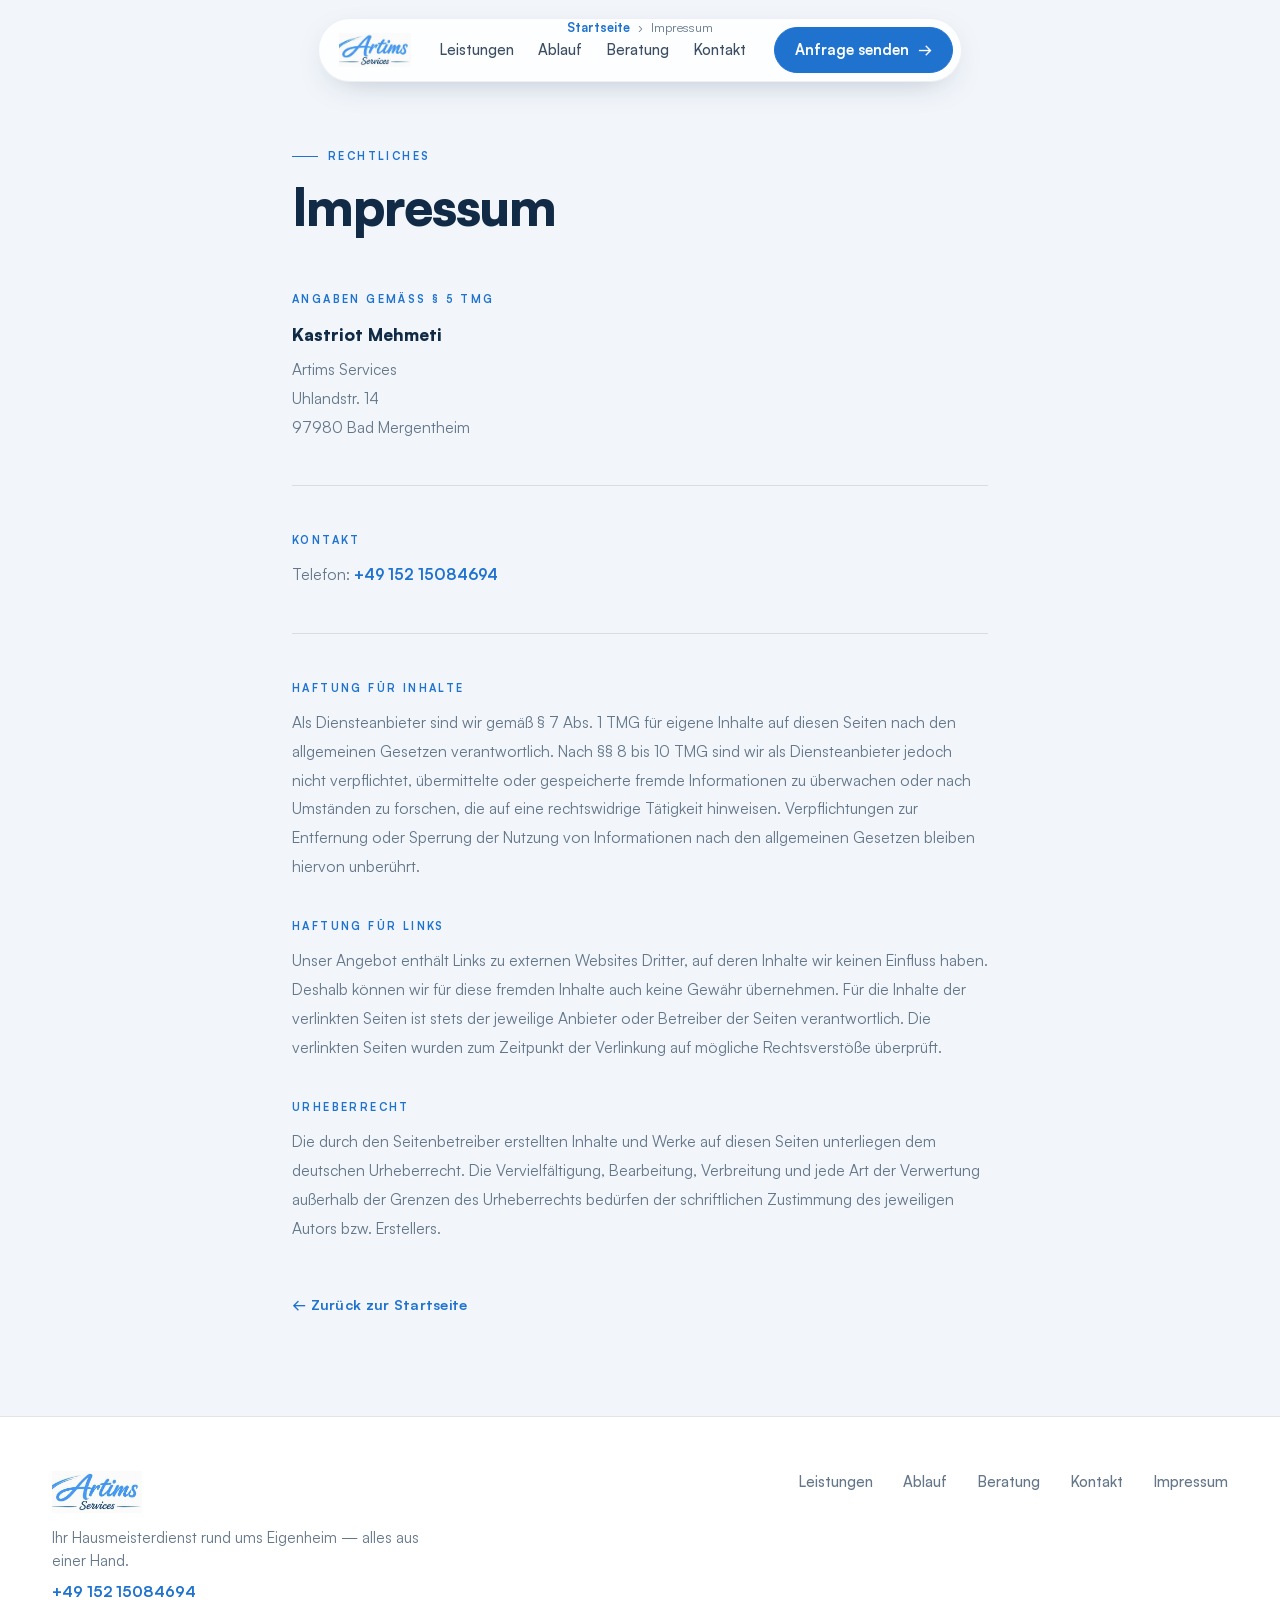
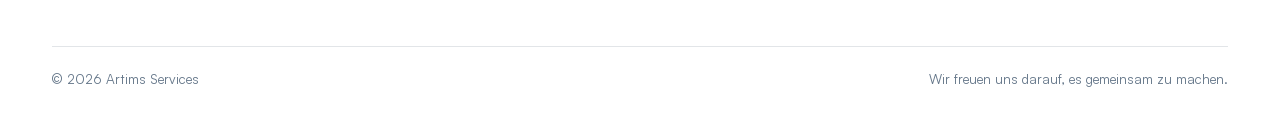
<file: impressum.html>
<!DOCTYPE html>
<html lang="de">
<head>
<meta charset="UTF-8">
<meta name="viewport" content="width=device-width, initial-scale=1.0">
<title>Impressum — Artims Services</title>
<meta name="robots" content="noindex,nofollow">
<meta name="theme-color" content="#F2F6FB">
<link rel="stylesheet" href="fonts/fonts.css">
<style>
:root{
  --paper:#F2F6FB; --paper2:#FFFFFF; --cool:#E7EFF8;
  --ink:#112A45; --muted:#647689;
  --line:rgba(17,42,69,.12); --line2:rgba(17,42,69,.07);
  --accent:#1F73CF; --accent-bright:#4696EF; --accent-deep:#11375F; --accent-soft:#DCEAFB;
  --font:'Satoshi',-apple-system,sans-serif; --disp:'Clash Display','Satoshi',sans-serif;
  --r:16px;
}
*,*::before,*::after{box-sizing:border-box;margin:0;padding:0}
html{overflow-x:hidden;-webkit-text-size-adjust:100%}
body{font-family:var(--font);background:var(--paper);color:var(--ink);line-height:1.5;-webkit-font-smoothing:antialiased;overflow-x:hidden}
a{color:inherit;text-decoration:none}
img{display:block;max-width:100%}
::selection{background:var(--accent);color:#fff}
.wrap{max-width:1240px;margin:0 auto;padding:0 32px}
@media(max-width:720px){.wrap{padding:0 20px}}

/* Nav */
nav{position:fixed;top:18px;left:0;right:0;z-index:100;display:flex;justify-content:center}
.nav-pill{display:flex;align-items:center;gap:28px;background:rgba(255,255,255,.86);backdrop-filter:blur(16px);-webkit-backdrop-filter:blur(16px);border:1px solid var(--line2);border-radius:999px;padding:8px 8px 8px 20px;box-shadow:0 10px 34px -16px rgba(17,42,69,.35)}
.nav-logo-img{height:34px;width:auto;mix-blend-mode:multiply}
.nav-links{display:flex;gap:24px}
.nav-links a{font-size:.92rem;font-weight:500;color:#3a4d63;transition:color .2s}
.nav-links a:hover{color:var(--accent)}
@media(max-width:860px){.nav-links{display:none}}
.btn{display:inline-flex;align-items:center;gap:9px;font-weight:700;font-size:.92rem;background:var(--accent);color:#fff;padding:11px 20px;border-radius:999px;border:1px solid var(--accent);cursor:pointer;transition:transform .4s cubic-bezier(.22,1,.36,1),background .25s}
.btn:hover{transform:translateY(-2px);background:#185fae}
.btn .ar{transition:transform .35s cubic-bezier(.22,1,.36,1)}
.btn:hover .ar{transform:translateX(4px)}

/* Page content */
.page-content{padding:148px 0 100px}
@media(max-width:720px){.page-content{padding:116px 0 72px}}

/* Breadcrumb */
.breadcrumb{display:inline-flex;align-items:center;gap:8px;font-size:.8rem;color:var(--muted);margin-bottom:40px}
.breadcrumb a{color:var(--accent);font-weight:600;transition:opacity .2s}
.breadcrumb a:hover{opacity:.7}
.breadcrumb span{color:var(--muted)}

/* Impressum content */
.impr-title-label{font-size:.68rem;letter-spacing:.22em;text-transform:uppercase;color:var(--accent);font-weight:700;margin-bottom:16px;display:flex;align-items:center;gap:10px}
.impr-title-label::before{content:'';width:26px;height:1px;background:var(--accent)}
.impr-title{font-weight:900;font-size:clamp(2rem,5vw,3.2rem);line-height:1.03;letter-spacing:-.03em;color:var(--ink);margin-bottom:56px}
.impr-grid{display:grid;gap:36px;font-size:.97rem;line-height:1.85;color:var(--muted)}
.impr-block-label{font-size:.68rem;letter-spacing:.22em;text-transform:uppercase;color:var(--accent);font-weight:700;margin-bottom:10px}
.impr-name{font-size:1.08rem;font-weight:800;color:var(--ink);margin-bottom:4px}
.impr-block a{color:var(--accent);font-weight:600;transition:opacity .2s}
.impr-block a:hover{opacity:.7}
.impr-divider{height:1px;background:var(--line);margin:8px 0}
.back-link{display:inline-flex;align-items:center;gap:8px;margin-top:52px;font-size:.9rem;font-weight:700;color:var(--accent);letter-spacing:.02em;transition:gap .25s}
.back-link:hover{gap:12px}

/* Footer */
footer{background:var(--paper2);border-top:1px solid var(--line);padding:54px 0 38px}
.f-top{display:flex;justify-content:space-between;gap:32px;flex-wrap:wrap;align-items:flex-start}
.f-logo{height:42px;mix-blend-mode:multiply}
.f-tag{color:var(--muted);font-size:.95rem;max-width:34ch;margin-top:14px}
.f-links{display:flex;gap:30px;flex-wrap:wrap}
.f-links a{color:var(--muted);font-size:.92rem;font-weight:500;transition:color .2s}
.f-links a:hover{color:var(--accent)}
.f-bot{margin-top:42px;padding-top:22px;border-top:1px solid var(--line);display:flex;justify-content:space-between;gap:14px;flex-wrap:wrap;font-size:.84rem;color:var(--muted)}
.prog{position:fixed;top:0;left:0;height:3px;width:0;background:var(--accent);z-index:200}
</style>
</head>
<body>

<div class="prog" id="prog"></div>

<nav id="nav"><div class="nav-pill">
  <a href="index.html"><img src="img/logo.png" alt="Artims Services" class="nav-logo-img"></a>
  <div class="nav-links">
    <a href="index.html#leistungen">Leistungen</a>
    <a href="index.html#ablauf">Ablauf</a>
    <a href="index.html#beratung">Beratung</a>
    <a href="index.html#kontakt">Kontakt</a>
  </div>
  <a href="index.html#kontakt" class="btn">Anfrage senden <span class="ar">→</span></a>
</div></nav>

<main class="page-content">
  <div class="wrap" style="max-width:760px">

    <nav class="breadcrumb" aria-label="Brotkrümelpfad">
      <a href="index.html">Startseite</a>
      <span>›</span>
      <span>Impressum</span>
    </nav>

    <div class="impr-title-label">Rechtliches</div>
    <h1 class="impr-title">Impressum</h1>

    <div class="impr-grid">

      <div class="impr-block">
        <div class="impr-block-label">Angaben gemäß § 5 TMG</div>
        <div class="impr-name">Kastriot Mehmeti</div>
        <div>Artims Services</div>
        <div>Uhlandstr. 14</div>
        <div>97980 Bad Mergentheim</div>
      </div>

      <div class="impr-divider"></div>

      <div class="impr-block">
        <div class="impr-block-label">Kontakt</div>
        <div>Telefon: <a href="tel:+4915215084694">+49 152 15084694</a></div>
      </div>

      <div class="impr-divider"></div>

      <div class="impr-block">
        <div class="impr-block-label">Haftung für Inhalte</div>
        <div>Als Diensteanbieter sind wir gemäß § 7 Abs. 1 TMG für eigene Inhalte auf diesen Seiten nach den allgemeinen Gesetzen verantwortlich. Nach §§ 8 bis 10 TMG sind wir als Diensteanbieter jedoch nicht verpflichtet, übermittelte oder gespeicherte fremde Informationen zu überwachen oder nach Umständen zu forschen, die auf eine rechtswidrige Tätigkeit hinweisen. Verpflichtungen zur Entfernung oder Sperrung der Nutzung von Informationen nach den allgemeinen Gesetzen bleiben hiervon unberührt.</div>
      </div>

      <div class="impr-block">
        <div class="impr-block-label">Haftung für Links</div>
        <div>Unser Angebot enthält Links zu externen Websites Dritter, auf deren Inhalte wir keinen Einfluss haben. Deshalb können wir für diese fremden Inhalte auch keine Gewähr übernehmen. Für die Inhalte der verlinkten Seiten ist stets der jeweilige Anbieter oder Betreiber der Seiten verantwortlich. Die verlinkten Seiten wurden zum Zeitpunkt der Verlinkung auf mögliche Rechtsverstöße überprüft.</div>
      </div>

      <div class="impr-block">
        <div class="impr-block-label">Urheberrecht</div>
        <div>Die durch den Seitenbetreiber erstellten Inhalte und Werke auf diesen Seiten unterliegen dem deutschen Urheberrecht. Die Vervielfältigung, Bearbeitung, Verbreitung und jede Art der Verwertung außerhalb der Grenzen des Urheberrechts bedürfen der schriftlichen Zustimmung des jeweiligen Autors bzw. Erstellers.</div>
      </div>

    </div>

    <a href="index.html" class="back-link">← Zurück zur Startseite</a>

  </div>
</main>

<footer><div class="wrap">
  <div class="f-top">
    <div><img src="img/logo.png" alt="Artims Services" class="f-logo"><p class="f-tag">Ihr Hausmeisterdienst rund ums Eigenheim — alles aus einer Hand.</p><p class="f-tag" style="margin-top:8px"><a href="tel:+4915215084694" style="color:var(--accent);font-weight:700">+49 152 15084694</a></p></div>
    <div class="f-links"><a href="index.html#leistungen">Leistungen</a><a href="index.html#ablauf">Ablauf</a><a href="index.html#beratung">Beratung</a><a href="index.html#kontakt">Kontakt</a><a href="impressum.html">Impressum</a></div>
  </div>
  <div class="f-bot"><span>© 2026 Artims Services</span><span>Wir freuen uns darauf, es gemeinsam zu machen.</span></div>
</div></footer>

<script>
const p=document.getElementById('prog');
addEventListener('scroll',()=>{const h=document.documentElement.scrollHeight-innerHeight;p.style.width=(h>0?scrollY/h*100:0)+'%'},{passive:true});
</script>
</body>
</html>
</file>
<file: fonts/fonts.css>
/* Self-hosted fonts (DSGVO: keine Drittübertragung) */
@font-face {
  font-family: 'Satoshi';
  src: url('satoshi-400.woff2') format('woff2');
  font-weight: 400;
  font-style: normal;
  font-display: swap;
}
@font-face {
  font-family: 'Satoshi';
  src: url('satoshi-500.woff2') format('woff2');
  font-weight: 500;
  font-style: normal;
  font-display: swap;
}
@font-face {
  font-family: 'Satoshi';
  src: url('satoshi-700.woff2') format('woff2');
  font-weight: 700;
  font-style: normal;
  font-display: swap;
}
@font-face {
  font-family: 'Satoshi';
  src: url('satoshi-900.woff2') format('woff2');
  font-weight: 900;
  font-style: normal;
  font-display: swap;
}
@font-face {
  font-family: 'Clash Display';
  src: url('clash-display-600.woff2') format('woff2');
  font-weight: 600;
  font-style: normal;
  font-display: swap;
}
@font-face {
  font-family: 'Clash Display';
  src: url('clash-display-700.woff2') format('woff2');
  font-weight: 700;
  font-style: normal;
  font-display: swap;
}
</file>
